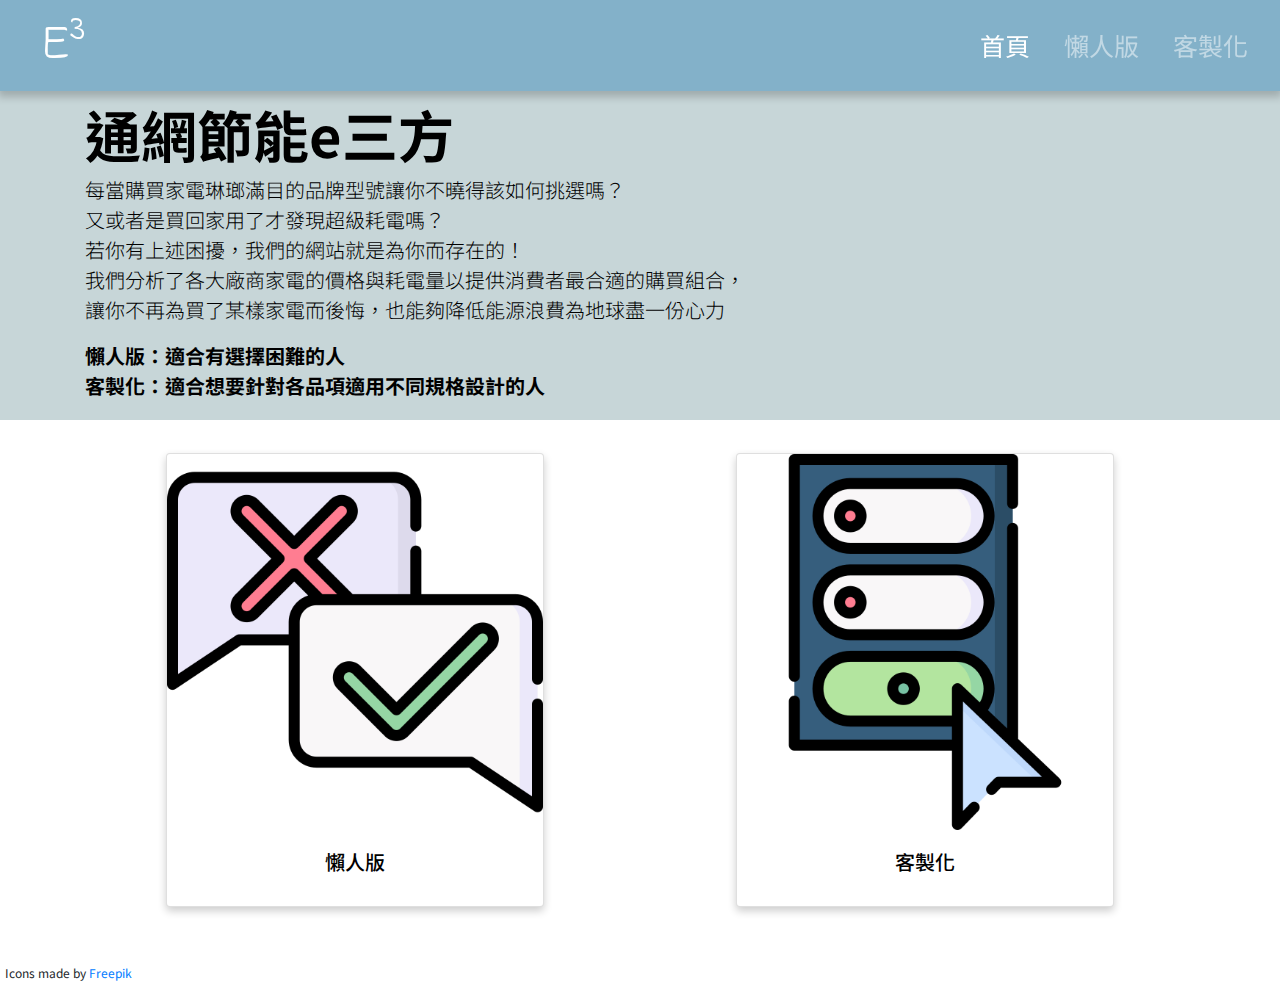
<file: home.html>
<!DOCTYPE html>
<html lang="en">

<head>
    <meta charset="UTF-8">
    <meta http-equiv="X-UA-Compatible" content="IE=edge">
    <meta name="viewport" content="width=device-width, initial-scale=1.0">
    <title>通網節能e三方</title>
    <link rel="stylesheet" href="https://maxcdn.bootstrapcdn.com/bootstrap/4.5.2/css/bootstrap.min.css">
    <script src="https://ajax.googleapis.com/ajax/libs/jquery/3.5.1/jquery.min.js"></script>
    <script src="https://cdnjs.cloudflare.com/ajax/libs/popper.js/1.16.0/umd/popper.min.js"></script>
    <script src="https://maxcdn.bootstrapcdn.com/bootstrap/4.5.2/js/bootstrap.min.js"></script>
    <link rel="stylesheet" href="style.css">
    <link rel="preconnect" href="https://fonts.gstatic.com">
    <link href="https://fonts.googleapis.com/css2?family=Noto+Sans+TC:wght@300&display=swap" rel="stylesheet">
    <link href="https://fonts.googleapis.com/css2?family=Indie+Flower&display=swap" rel="stylesheet">
</head>

<body>
    <!-- navbar 表示這是一個 flex-box -->
    <!-- navbar-expand-md 負責轉手機版的寬度, lg:991以下轉手機版, md:767以下轉手機版, sm:575以下轉手機版 -->
    <!-- navbar-dark讓文字為白色, bg-dark負責背景顏色為暗底 -->
    <!-- fixed-top固定導覽列在最上方-->
    <nav class="navbar navbar-expand-md navbar-dark fixed-top">
        <!--  這是 LOGO 文字或圖片  -->
        <a class="navbar-brand" href="home.html">E<sup>3</sup></a>
        <!--  這是手機版時右上角呈現的選單按鈕, 注意:data-target表示按下這個按鈕時要控制展開收合的物件ID名稱  -->
        <button class="navbar-toggler" type="button" data-toggle="collapse" data-target="#Nav" aria-controls="navbarNav"
            aria-expanded="false" aria-label="Toggle navigation">
            <!-- 這是按鈕上呈現的icon圖案 -->
            <span class="navbar-toggler-icon"></span>
        </button>
        <!-- navbar-collapse表示這個框架區塊是可收展開的, 注意:id名稱必須跟button中的data-target一樣 -->
        <div class="collapse navbar-collapse" id="Nav">
            <ul class="navbar-nav ml-auto">
                <!-- active表示目前在這個位置,如果不需要則刪除  -->
                <!-- sr-only 為殘障人士設計 -->
                <li class="nav-item active">
                    <a class="nav-link" href="home.html">首頁<span class="sr-only">(current)</span></a>
                </li>
                <li class="nav-item">
                    <a class="nav-link" href="lazy.html">懶人版</a>
                </li>
                <li class="nav-item">
                    <a class="nav-link" href="vip.html">客製化</a>
                </li>
            </ul>
        </div>
    </nav>
    <!-- 導覽列結束 -->
    <!-- 網站介紹 -->
    <div class="jumbotron jumbotron-fluid">
        <div class="container">
            <h1 class="display-4">通網節能e三方</h1>
            <p class="lead">
                每當購買家電琳瑯滿目的品牌型號讓你不曉得該如何挑選嗎？<br>
                又或者是買回家用了才發現超級耗電嗎？<br>
                若你有上述困擾，我們的網站就是為你而存在的！<br>
                我們分析了各大廠商家電的價格與耗電量以提供消費者最合適的購買組合，<br>
                讓你不再為買了某樣家電而後悔，也能夠降低能源浪費為地球盡一份心力<br>
            </p>
            <p class="lead" style="font-weight: bold;">
                懶人版：適合有選擇困難的人<br>
                客製化：適合想要針對各品項適用不同規格設計的人
            </p>
        </div>
    </div>
    <!-- card按鈕 -->
    <div class="container" id="home_area">
        <div class="row justify-content-around align-items-center ">
            <div class="col-md-6">
                <div class="card mx-auto">
                    <a href="lazy.html" class="card-link">
                        <img class="card-img-top" src="image/dialogue.png" alt="">
                        <div class="card-body">
                            <h5 class="card-title">懶人版</h5>
                        </div>
                    </a>
                </div>
            </div>
            <div class="col-md-6">
                <div class="card mx-auto">
                    <a href="vip.html" class="card-link">
                        <img class="card-img-top" src="image/setting.png" alt="">
                        <div class="card-body">
                            <h5 class="card-title">客製化</h5>
                        </div>
                    </a>
                </div>
            </div>
        </div>
    </div>
    <!-- card按鈕 -->
    <!-- Footer -->
    <div class="container">
        <br>
    </div>
    <footer class="page-footer font-small blue">
        <!-- Copyright -->
        <div class="footer-copyright text-left py-3">
            <sub>
                <div>Icons made by <a href="https://www.flaticon.com/authors/freepik" title="Freepik">Freepik
                </div>
            </sub>
        </div>
        <!-- Copyright -->
    </footer>
    <!-- Footer -->

</body>

</html>
</file>
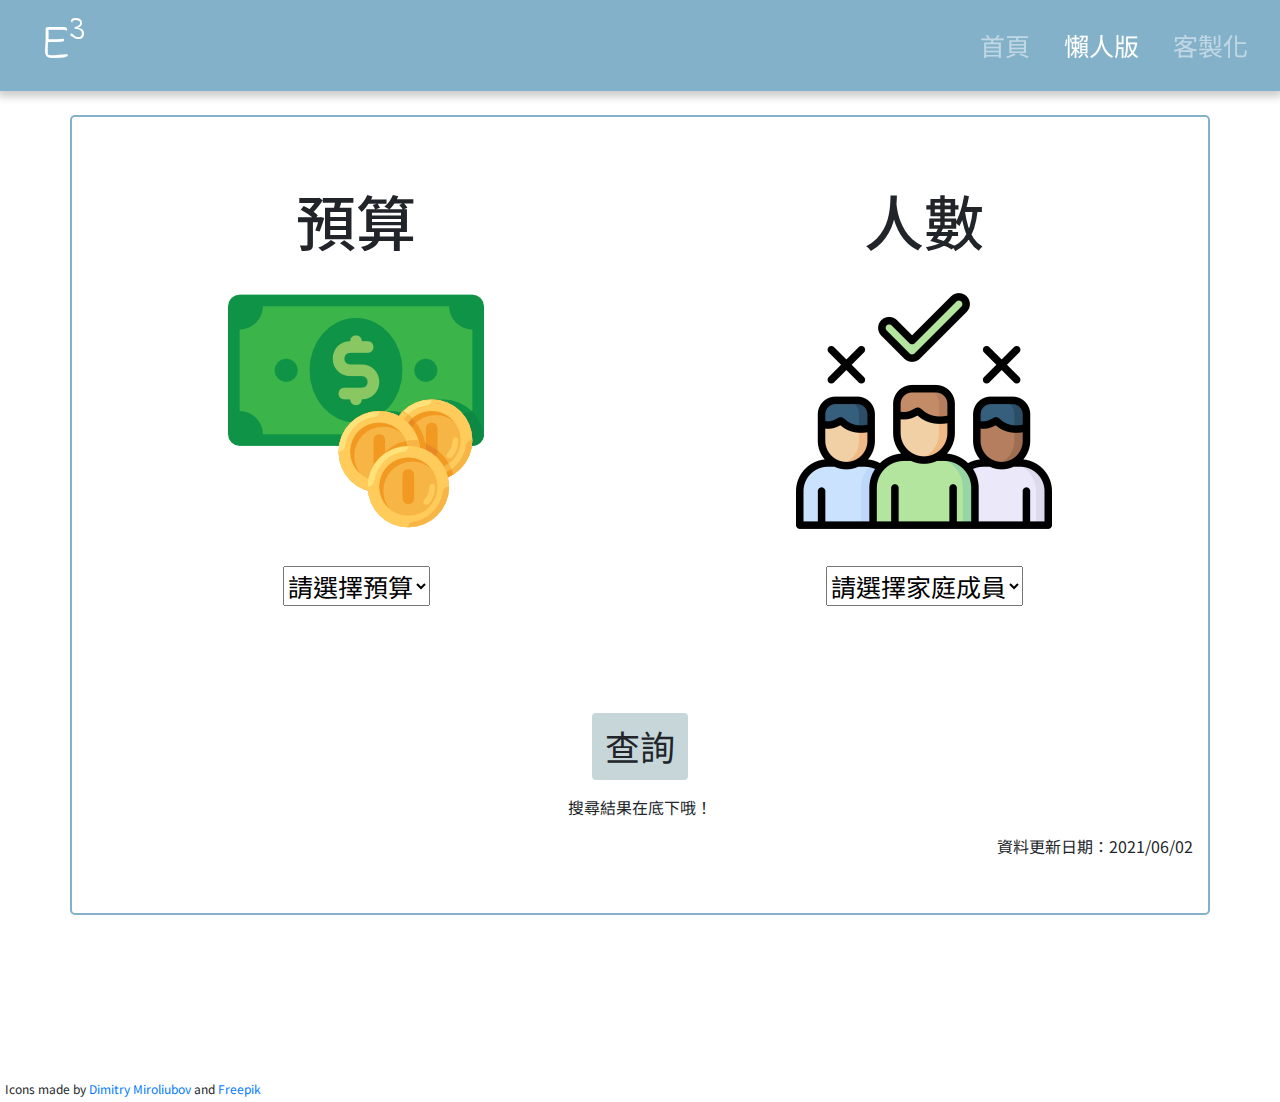
<file: lazy.html>
<!DOCTYPE html>
<html lang="en">

<head>
    <meta charset="UTF-8">
    <meta http-equiv="X-UA-Compatible" content="IE=edge">
    <meta name="viewport" content="width=device-width, initial-scale=1.0">
    <title>通網節能e三方</title>
    <link rel="stylesheet" href="https://maxcdn.bootstrapcdn.com/bootstrap/4.5.2/css/bootstrap.min.css">
    <script src="https://ajax.googleapis.com/ajax/libs/jquery/3.5.1/jquery.min.js"></script>
    <script src="https://cdnjs.cloudflare.com/ajax/libs/popper.js/1.16.0/umd/popper.min.js"></script>
    <script src="https://maxcdn.bootstrapcdn.com/bootstrap/4.5.2/js/bootstrap.min.js"></script>
    <link rel="stylesheet" href="style.css">
    <link rel="preconnect" href="https://fonts.gstatic.com">
    <link href="https://fonts.googleapis.com/css2?family=Noto+Sans+TC:wght@300&display=swap" rel="stylesheet">
    <link href="https://fonts.googleapis.com/css2?family=Indie+Flower&display=swap" rel="stylesheet">
</head>

<body id="lazy">
    <!-- navbar 表示這是一個 flex-box -->
    <!-- navbar-expand-md 負責轉手機版的寬度, lg:991以下轉手機版, md:767以下轉手機版, sm:575以下轉手機版 -->
    <!-- navbar-dark讓文字為白色, bg-dark負責背景顏色為暗底 -->
    <!-- fixed-top固定導覽列在最上方-->
    <nav class="navbar navbar-expand-md navbar-dark fixed-top">
        <!--  這是 LOGO 文字或圖片  -->
        <a class="navbar-brand" href="home.html">E<sup>3</sup></a>
        <!--  這是手機版時右上角呈現的選單按鈕, 注意:data-target表示按下這個按鈕時要控制展開收合的物件ID名稱  -->
        <button class="navbar-toggler" type="button" data-toggle="collapse" data-target="#Nav" aria-controls="navbarNav"
            aria-expanded="false" aria-label="Toggle navigation">
            <!-- 這是按鈕上呈現的icon圖案 -->
            <span class="navbar-toggler-icon"></span>
        </button>
        <!-- navbar-collapse表示這個框架區塊是可收展開的, 注意:id名稱必須跟button中的data-target一樣 -->
        <div class="collapse navbar-collapse" id="Nav">
            <ul class="navbar-nav ml-auto">
                <!-- active表示目前在這個位置,如果不需要則刪除  -->
                <!-- sr-only 為殘障人士設計 -->
                <li class="nav-item">
                    <a class="nav-link" href="home.html">首頁</a>
                </li>
                <li class="nav-item active">
                    <a class="nav-link" href="lazy.html">懶人版<span class="sr-only">(current)</span></a>
                </li>
                <li class="nav-item">
                    <a class="nav-link" href="vip.html">客製化</a>
                </li>
            </ul>
        </div>
    </nav>
    <!-- 導覽列結束 -->
    <!-- 選擇 -->
    <div class="container" id="select_area">
        <div class="row justify-content-around align-items-center text-center">
            <div class="col-md-6">
                <h1>預算</h1>
                <img src="image/money.png" alt="" />
                <br>
                <select id="budget" require=true>
                    <option value="" selected hidden>請選擇預算</option>
                    <option value="1">2~3萬</option>
                    <option value="2">3~4萬</option>
                    <option value="3">4~5萬</option>
                    <option value="4">頂級規格</option>
                    <option value="5">不需要</option>
                </select>
            </div>
            <div class="col-md-6">
                <h1>人數</h1>
                <img src="image/selection.png" />
                <br>
                <select id="people">
                    <option value="" selected hidden>請選擇家庭成員</option>
                    <option value="6">1~2人</option>
                    <option value="7">3~4人</option>
                    <option value="8">5人↑</option>
                    <option value="9">不需要</option>
                </select>
            </div>
            <div class="col-md-12">
                <button id="search" class="btn">查詢</button>
                <p>搜尋結果在底下哦！</p>
                <p class="text-right">資料更新日期：2021/06/02</p>
            </div>
        </div>

    </div>
    <!-- 選擇結束 -->
    <!-- 查詢結果 -->
    <div class="container" id="result_area">
        <p class="text-center" style="margin: 0px auto; padding: 0;">年耗電以消耗電量(度/月)×12個月估算，實際耗電量依實際使用狀況而定</p>
        <p>↓按一下即可展開↓</p>
        <div id="accordion">
            <div class="card" id="plan1">
                <div class="card-header">
                    <a class="card-link" data-toggle="collapse" href="#plan1_result">
                        方案一：最高規格
                        <div id="plan1_total" class="total">
                            $XXXX
                        </div>
                    </a>
                </div>
                <div id="plan1_result" class="collapse">
                    <div class="card-body">
                        <div class="row">
                            <div class="col-md-4">
                                <h3>洗衣機：</h3>
                                <div id="plan1_washingMachine">
                                    <p>品牌名稱 產品型號</p>
                                    <p>公升數</p>
                                    <p>耗電量</p>
                                    <p>$XXXXX</p>
                                </div>
                            </div>
                            <div class="col-md-4">
                                <h3>冰箱：</h3>
                                <div id="plan1_refrigerator">
                                    <p>品牌名稱 產品型號</p>
                                    <p>EF值</p>
                                    <p>$XXXXX</p>
                                </div>
                            </div>
                            <div class="col-md-4">
                                <h3>電視：</h3>
                                <div id="plan1_tv">
                                    <p>品牌名稱 產品型號</p>
                                    <p>耗電量</p>
                                    <p>$XXXXX</p>
                                </div>
                            </div>
                        </div>
                    </div>
                </div>
            </div>
            <div class="card" id="plan2">
                <div class="card-header text-right">
                    <a class="card-link" data-toggle="collapse" href="#plan2_result">
                        方案二：CP值最高<br>
                        (考慮價格、容量跟耗電量綜合評比)
                        <div id="plan2_total" class="total">
                            $XXXX
                        </div>
                    </a>
                </div>
                <div id="plan2_result" class="collapse">
                    <div class="card-body">
                        <div class="row">
                            <div class="col-md-4">
                                <h3>洗衣機：</h3>
                                <div id="plan2_washingMachine">
                                    <p>品牌名稱 產品型號</p>
                                    <p>公升數</p>
                                    <p>耗電量</p>
                                    <p>$XXXXX</p>
                                </div>
                            </div>
                            <div class="col-md-4">
                                <h3>冰箱：</h3>
                                <div id="plan2_refrigerator">
                                    <p>品牌名稱 產品型號</p>
                                    <p>EF值</p>
                                    <p>$XXXXX</p>
                                </div>
                            </div>
                            <div class="col-md-4">
                                <h3>電視：</h3>
                                <div id="plan2_tv">
                                    <p>品牌名稱 產品型號</p>
                                    <p>耗電量</p>
                                    <p>$XXXXX</p>
                                </div>
                            </div>
                        </div>
                    </div>
                </div>
            </div>
            <div class="card" id="plan3">
                <div class="card-header">
                    <a class="card-link" data-toggle="collapse" href="#plan3_result">
                        方案三：最省電
                        <div id="plan3_total" class="total">
                            $XXXX
                        </div>
                    </a>
                </div>
                <div id="plan3_result" class="collapse">
                    <div class="card-body">
                        <div class="row">
                            <div class="col-md-4">
                                <h3>洗衣機：</h3>
                                <div id="plan3_washingMachine">
                                    <p>品牌名稱 產品型號</p>
                                    <p>公升數</p>
                                    <p>耗電量</p>
                                    <p>$XXXXX</p>
                                </div>
                            </div>
                            <div class="col-md-4">
                                <h3>冰箱：</h3>
                                <div id="plan3_refrigerator">
                                    <p>品牌名稱 產品型號</p>
                                    <p>EF值</p>
                                    <p>$XXXXX</p>
                                </div>
                            </div>
                            <div class="col-md-4">
                                <h3>電視：</h3>
                                <div id="plan3_tv">
                                    <p>品牌名稱 產品型號</p>
                                    <p>耗電量</p>
                                    <p>$XXXXX</p>
                                </div>
                            </div>
                        </div>
                    </div>
                </div>
            </div>
            <div class="card" id="plan4">
                <div class="card-header text-right">
                    <a class="card-link" data-toggle="collapse" href="#plan4_result">
                        方案四：最便宜
                        <div id="plan4_total" class="total">
                            $XXXX
                        </div>
                    </a>
                </div>
                <div id="plan4_result" class="collapse">
                    <div class="card-body">
                        <div class="row">
                            <div class="col-md-4">
                                <h3>洗衣機：</h3>
                                <div id="plan4_washingMachine">
                                    <p>品牌名稱 產品型號</p>
                                    <p>公升數</p>
                                    <p>耗電量</p>
                                    <p>$XXXXX</p>
                                </div>
                            </div>
                            <div class="col-md-4">
                                <h3>冰箱：</h3>
                                <div id="plan4_refrigerator">
                                    <p>品牌名稱 產品型號</p>
                                    <p>EF值</p>
                                    <p>$XXXXX</p>
                                </div>
                            </div>
                            <div class="col-md-4">
                                <h3>電視：</h3>
                                <div id="plan4_tv">
                                    <p>品牌名稱 產品型號</p>
                                    <p>耗電量</p>
                                    <p>$XXXXX</p>
                                </div>
                            </div>
                        </div>
                    </div>
                </div>
            </div>
            <div class="card bg-light">
                <div class="card-header">
                    <a class="card-link" data-toggle="collapse" href="#save">
                        <div>
                            平均一年省電度數(KWH)和金額(元)<br>
                            (與非標章機種比較)
                        </div>
                    </a>
                </div>
                <div id="save" class="collapse show">
                    <div class="card-body">

                        <div class="row">
                            <div class="col-md-4">
                                <h3>洗衣機：</h3>
                                <div id="save_washingMachine">
                                    <p>省電度數：XXX</p>
                                    <p>省錢金額：XXX</p>
                                </div>
                            </div>
                            <div class="col-md-4">
                                <h3>冰箱：</h3>
                                <div id="save_refrigerator">
                                    <p>省電度數：XXX</p>
                                    <p>省錢金額：XXX</p>
                                </div>
                            </div>
                            <div class="col-md-4">
                                <h3>電視：</h3>
                                <div id="save_tv">
                                    <p>省電度數：XXX</p>
                                    <p>省錢金額：XXX</p>
                                </div>
                            </div>
                        </div>
                    </div>
                </div>

            </div>
            <div class="row" id="hint">
                <div class="col-md-12">
                    <p>洗衣機:計算假設條件：每年洗衣208次，非標章機種之平均全流程耗電量取0.0127kWh/kg</p>
                    <p>冰箱:計算假設條件：非標章電冰箱EF值取100年電冰箱能源因數值標準，節電度數為與同等級非標章產品之比較。</p>
                    <p>電視:計算假設條件：每天待機時數16小時，非標章機種之平均待機電力值取1W，開啟模式耗電取標章基準值之1.13倍以下所計算數值，以每天待機時數16小時概估</p>
                </div>
            </div>
        </div>
    </div>
    <!-- 查詢結果 -->
    <div class="container" id="blank">
        <br>
    </div>
    <!-- Footer -->
    <footer class="page-footer font-small">
        <!-- Copyright -->
        <div class="footer-copyright text-left py-3">
            <sub>
                <div>Icons made by <a href="https://www.flaticon.com/authors/dimitry-miroliubov"
                        title="Dimitry Miroliubov">Dimitry
                        Miroliubov</a> and <a href="https://www.flaticon.com/authors/freepik"
                        title="Freepik">Freepik</a>
                </div>
                <!-- Copyright -->
            </sub>
    </footer>
    <!-- Footer -->
    <Script type="text/JavaScript">

        $(document).ready(function() {
        
            $("#search").click(function() {
                var budget = $("#budget").val();
                var people = $("#people").val();
                var search = budget + people ;
                if (!budget) {
                    alert("預算沒填哦！");
                }
                if(!people){
                    alert("人數沒填哦！");
                }
                if(search.length==2)
                {
                    $.ajax({
                        type: "GET",
                        //url: "https://eeenviorment.000webhostapp.com/lazy_test.php?search="+search,
                        url:"lazy_test.php?search="+search,
                        dataType: "json",
                        success: function(response) {
                            // 成功要做的動作
                            console.log(response);
                            WriteResult(1,response.plan1);
                            WriteResult(2,response.plan2);
                            WriteResult(3,response.plan3);
                            WriteResult(4,response.plan4); 
                            WriteSaveValue(people);            
                        },
                        error: function(jqXHR,textStatus,errorThrown) {
                            alert("發生錯誤: " + jqXHR.status);
                            console.log("1 非同步呼叫返回失敗,XMLHttpResponse.readyState:"+jqXHR.readyState);
                            console.log("2 非同步呼叫返回失敗,XMLHttpResponse.status:"+jqXHR.status);
                            console.log("3 非同步呼叫返回失敗,textStatus:"+textStatus);
                            console.log("4 非同步呼叫返回失敗,errorThrown:"+errorThrown);
                        }
                    })
                    $('#result_area').show();
                }
            })
        });

        function WriteResult(planValue,data) {
        $('#plan'+planValue+'_total').html(data.total)
        $('#plan'+planValue+'_washingMachine').html('<p>'+data.washingMachine+'</p>')
        $('#plan'+planValue+'_refrigerator').html('<p>'+data.refrigerator+'</p>')
        $('#plan'+planValue+'_tv').html('<p>'+data.tv+'</p>')
        }
        function WriteSaveValue(value_people) {
        switch (value_people) {
            case '6':
                $(save_washingMachine).html('<p>省電度數：4.8</p><p>省錢金額：13.2</p>');
                $(save_refrigerator).html('<p>省電度數：110.8</p><p>省錢金額：305.3</p>');
                $(save_tv).html('<p>省電度數：75.9</p><p>省錢金額：194.6</p>');
                break;
            case '7':
                $(save_washingMachine).html('<p>省電度數：12.8</p><p>省錢金額：35.3</p>');
                $(save_refrigerator).html('<p>省電度數：150.0</p><p>省錢金額：413.5</p>');
                $(save_tv).html('<p>省電度數：86.7</p><p>省錢金額：222.2</p>');
                break;
            case '8':
                $(save_washingMachine).html('<p>省電度數：20.6</p><p>省錢金額：56.8</p>');
                $(save_refrigerator).html('<p>省電度數：177.8</p><p>省錢金額：490.3</p>');
                $(save_tv).html('<p>省電度數：70.4</p><p>省錢金額：180.4</p>');
                break;
            default:
                $(save_washingMachine).html('<p>無</p>');
                $(save_refrigerator).html('<p>無</p>');
                $(save_tv).html('<p>無</p>');
                break;
        }
    }
        </Script>
</body>

</html>
</file>
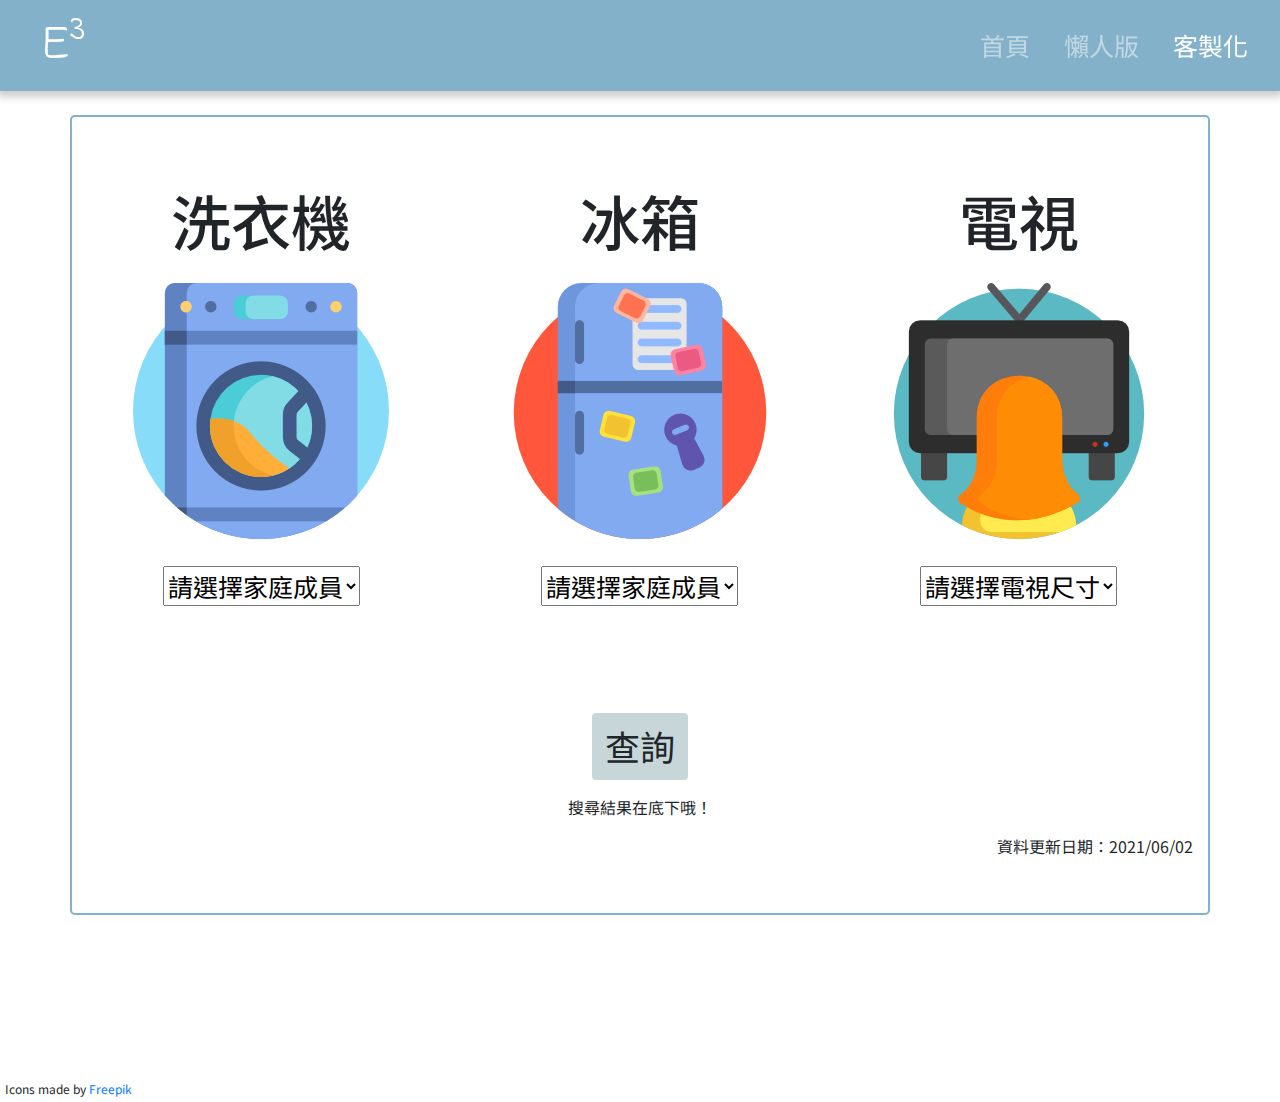
<file: vip.html>
<!DOCTYPE html>
<html lang="en">

<head>
    <meta charset="UTF-8">
    <meta http-equiv="X-UA-Compatible" content="IE=edge">
    <meta name="viewport" content="width=device-width, initial-scale=1.0">
    <title>通網節能e三方</title>
    <link rel="stylesheet" href="https://maxcdn.bootstrapcdn.com/bootstrap/4.5.2/css/bootstrap.min.css">
    <script src="https://ajax.googleapis.com/ajax/libs/jquery/3.5.1/jquery.min.js"></script>
    <script src="https://cdnjs.cloudflare.com/ajax/libs/popper.js/1.16.0/umd/popper.min.js"></script>
    <script src="https://maxcdn.bootstrapcdn.com/bootstrap/4.5.2/js/bootstrap.min.js"></script>
    <link rel="stylesheet" href="style.css">
    <link rel="preconnect" href="https://fonts.gstatic.com">
    <link href="https://fonts.googleapis.com/css2?family=Noto+Sans+TC:wght@300&display=swap" rel="stylesheet">
    <link href="https://fonts.googleapis.com/css2?family=Indie+Flower&display=swap" rel="stylesheet">

</head>

<body id="vip">
    <header>
        <!-- navbar 表示這是一個 flex-box -->
        <!-- navbar-expand-md 負責轉手機版的寬度, lg:991以下轉手機版, md:767以下轉手機版, sm:575以下轉手機版 -->
        <!-- navbar-dark讓文字為白色, bg-dark負責背景顏色為暗底 -->
        <!-- fixed-top固定導覽列在最上方-->
        <nav class="navbar navbar-expand-md navbar-dark fixed-top">
            <!--  這是 LOGO 文字或圖片  -->
            <a class="navbar-brand" href="home.html">E<sup>3</sup></a>
            <!--  這是手機版時右上角呈現的選單按鈕, 注意:data-target表示按下這個按鈕時要控制展開收合的物件ID名稱  -->
            <button class="navbar-toggler" type="button" data-toggle="collapse" data-target="#Nav"
                aria-controls="navbarNav" aria-expanded="false" aria-label="Toggle navigation">
                <!-- 這是按鈕上呈現的icon圖案 -->
                <span class="navbar-toggler-icon"></span>
            </button>
            <!-- navbar-collapse表示這個框架區塊是可收展開的, 注意:id名稱必須跟button中的data-target一樣 -->
            <div class="collapse navbar-collapse" id="Nav">
                <ul class="navbar-nav ml-auto">
                    <!-- active表示目前在這個位置,如果不需要則刪除  -->
                    <!-- sr-only 為殘障人士設計 -->
                    <li class="nav-item">
                        <a class="nav-link" href="home.html">首頁<span class="sr-only">(current)</span></a>
                    </li>
                    <li class="nav-item">
                        <a class="nav-link" href="lazy.html">懶人版</a>
                    </li>
                    <li class="nav-item active">
                        <a class="nav-link" href="vip.html">客製化</a>
                    </li>
                </ul>
            </div>
        </nav>
    </header>
    <!-- 導覽列結束 -->
    <!-- 選擇 -->
    <div class="container" id="select_area">
        <div class="row justify-content-around align-items-center text-center">
            <div class="col-md-4">
                <h1>洗衣機</h1>
                <img src="image/washing-machine.png" alt="" />
                <select id="washingMachine">
                    <option value="" selected hidden>請選擇家庭成員</option>
                    <option value="1">1~2人</option>
                    <option value="2">3~4人</option>
                    <option value="3">5人↑</option>
                    <option value="4">不需要</option>
                </select>
            </div>
            <div class="col-md-4">
                <h1>冰箱</h1>
                <img src="image/refrigerator.png" />

                <select id="refrigerator">
                    <option value="" selected hidden>請選擇家庭成員</option>
                    <option value="5">1~2人</option>
                    <option value="6">3~4人</option>
                    <option value="7">5人↑</option>
                    <option value="8">不需要</option>
                </select>
            </div>
            <div class="col-md-4">
                <h1>電視</h1>
                <img src="image/watching-tv.png" alt="">
                <select id="tv">
                    <option value="" selected hidden>請選擇電視尺寸</option>
                    <option value="9">50吋以下</option>
                    <option value="10">51~60吋</option>
                    <option value="11">61吋以上</option>
                    <option value="12">不需要</option>
                </select>
            </div>
            <div class="col-md-12">
                <button id="search" class="btn">查詢</button>
                <p>搜尋結果在底下哦！</p>
                <p class="text-right">資料更新日期：2021/06/02</p>
            </div>
        </div>

    </div>
    <!-- 選擇結束 -->
    <!-- 查詢結果 -->
    <div class="container" id="result_area">
        <p class="text-center" style="margin: 0px auto; padding: 0;">年耗電以消耗電量(度/月)×12個月估算，實際耗電量依實際使用狀況而定</p>
        <p>↓按一下即可展開↓</p>
        <div id="accordion">
            <div class="card" id="plan1">
                <div class="card-header">
                    <a class="card-link" data-toggle="collapse" href="#plan1_result">
                        方案一：最高規格
                        <div id="plan1_total" class="total">
                            $XXXX
                        </div>
                    </a>
                </div>
                <div id="plan1_result" class="collapse">
                    <div class="card-body">
                        <div class="row">
                            <div class="col-md-4">
                                <h3>洗衣機：</h3>
                                <div id="plan1_washingMachine">
                                    <p>品牌名稱 產品型號</p>
                                    <p>公升數</p>
                                    <p>耗電量</p>
                                    <p>$XXXXX</p>
                                </div>
                            </div>
                            <div class="col-md-4">
                                <h3>冰箱：</h3>
                                <div id="plan1_refrigerator">
                                    <p>品牌名稱 產品型號</p>
                                    <p>EF值</p>
                                    <p>$XXXXX</p>
                                </div>
                            </div>
                            <div class="col-md-4">
                                <h3>電視：</h3>
                                <div id="plan1_tv">
                                    <p>品牌名稱 產品型號</p>
                                    <p>耗電量</p>
                                    <p>$XXXXX</p>
                                </div>
                            </div>
                        </div>
                    </div>
                </div>
            </div>
            <div class="card" id="plan2">
                <div class="card-header text-right">
                    <a class="card-link" data-toggle="collapse" href="#plan2_result">
                        方案二：CP值最高<br>
                        (考慮價格、容量跟耗電量綜合評比)
                        <div id="plan2_total" class="total">
                            $XXXX
                        </div>
                    </a>
                </div>
                <div id="plan2_result" class="collapse">
                    <div class="card-body">
                        <div class="row">
                            <div class="col-md-4">
                                <h3>洗衣機：</h3>
                                <div id="plan2_washingMachine">
                                    <p>品牌名稱 產品型號</p>
                                    <p>公升數</p>
                                    <p>耗電量</p>
                                    <p>$XXXXX</p>
                                </div>
                            </div>
                            <div class="col-md-4">
                                <h3>冰箱：</h3>
                                <div id="plan2_refrigerator">
                                    <p>品牌名稱 產品型號</p>
                                    <p>EF值</p>
                                    <p>$XXXXX</p>
                                </div>
                            </div>
                            <div class="col-md-4">
                                <h3>電視：</h3>
                                <div id="plan2_tv">
                                    <p>品牌名稱 產品型號</p>
                                    <p>耗電量</p>
                                    <p>$XXXXX</p>
                                </div>
                            </div>
                        </div>
                    </div>
                </div>
            </div>
            <div class="card" id="plan3">
                <div class="card-header">
                    <a class="card-link" data-toggle="collapse" href="#plan3_result">
                        方案三：最省電
                        <div id="plan3_total" class="total">
                            $XXXX
                        </div>
                    </a>
                </div>
                <div id="plan3_result" class="collapse">
                    <div class="card-body">
                        <div class="row">
                            <div class="col-md-4">
                                <h3>洗衣機：</h3>
                                <div id="plan3_washingMachine">
                                    <p>品牌名稱 產品型號</p>
                                    <p>公升數</p>
                                    <p>耗電量</p>
                                    <p>$XXXXX</p>
                                </div>
                            </div>
                            <div class="col-md-4">
                                <h3>冰箱：</h3>
                                <div id="plan3_refrigerator">
                                    <p>品牌名稱 產品型號</p>
                                    <p>EF值</p>
                                    <p>$XXXXX</p>
                                </div>
                            </div>
                            <div class="col-md-4">
                                <h3>電視：</h3>
                                <div id="plan3_tv">
                                    <p>品牌名稱 產品型號</p>
                                    <p>耗電量</p>
                                    <p>$XXXXX</p>
                                </div>
                            </div>
                        </div>
                    </div>
                </div>
            </div>
            <div class="card" id="plan4">
                <div class="card-header text-right">
                    <a class="card-link" data-toggle="collapse" href="#plan4_result">
                        方案四：最便宜
                        <div id="plan4_total" class="total">
                            $XXXX
                        </div>
                    </a>
                </div>
                <div id="plan4_result" class="collapse">
                    <div class="card-body">
                        <div class="row">
                            <div class="col-md-4">
                                <h3>洗衣機：</h3>
                                <div id="plan4_washingMachine">
                                    <p>品牌名稱 產品型號</p>
                                    <p>公升數</p>
                                    <p>耗電量</p>
                                    <p>$XXXXX</p>
                                </div>
                            </div>
                            <div class="col-md-4">
                                <h3>冰箱：</h3>
                                <div id="plan4_refrigerator">
                                    <p>品牌名稱 產品型號</p>
                                    <p>EF值</p>
                                    <p>$XXXXX</p>
                                </div>
                            </div>
                            <div class="col-md-4">
                                <h3>電視：</h3>
                                <div id="plan4_tv">
                                    <p>品牌名稱 產品型號</p>
                                    <p>耗電量</p>
                                    <p>$XXXXX</p>
                                </div>
                            </div>
                        </div>
                    </div>
                </div>
            </div>
            <div class="card bg-light">
                <div class="card-header">
                    <a class="card-link" data-toggle="collapse" href="#save">
                        <div>
                            平均一年省電度數(KWH)和金額(元)<br>
                            (與非標章機種比較)
                        </div>
                    </a>
                </div>
                <div id="save" class="collapse show">
                    <div class="card-body">
                        <div class="row">
                            <div class="col-md-4">
                                <h3>洗衣機：</h3>
                                <div id="save_washingMachine">
                                    <p>省電度數：XXX</p>
                                    <p>省錢金額：XXX</p>
                                </div>
                            </div>
                            <div class="col-md-4">
                                <h3>冰箱：</h3>
                                <div id="save_refrigerator">
                                    <p>省電度數：XXX</p>
                                    <p>省錢金額：XXX</p>
                                </div>
                            </div>
                            <div class="col-md-4">
                                <h3>電視：</h3>
                                <div id="save_tv">
                                    <p>省電度數：XXX</p>
                                    <p>省錢金額：XXX</p>
                                </div>
                            </div>
                        </div>
                    </div>
                </div>
            </div>
            <div class="row" id="hint">
                <div class="col-md-12">
                    <p>洗衣機:計算假設條件：每年洗衣208次，非標章機種之平均全流程耗電量取0.0127kWh/kg</p>
                    <p>冰箱:計算假設條件：非標章電冰箱EF值取100年電冰箱能源因數值標準，節電度數為與同等級非標章產品之比較。</p>
                    <p>電視:計算假設條件：每天待機時數16小時，非標章機種之平均待機電力值取1W，開啟模式耗電取標章基準值之1.13倍以下所計算數值，以每天待機時數16小時概估</p>
                </div>
            </div>
        </div>
    </div>
    <!-- 查詢結果結束 -->
    <div class="container" id="blank">

        <br>
    </div>
    <!-- Footer -->
    <footer class="page-footer font-small">
        <div class="footer-copyright text-left py-3">
            <sub>
                <div>Icons made by <a href="https://www.flaticon.com/authors/freepik" title="Freepik">Freepik</a>
                </div>
            </sub>
        </div>
    </footer>
    <!-- Footer -->
    <Script type="text/JavaScript">

$(document).ready(function() {
    $("#search").click(function() {
        var washingMachine = $("#washingMachine").val();
        var refrigerator = $("#refrigerator").val();
        var tv = $("#tv").val();
        var search = washingMachine + refrigerator + tv;
        if (!washingMachine) {
            alert("洗衣機沒填哦！");
        }
        if(!refrigerator){
            alert("冰箱沒填哦！");
        }
        if(!tv){
            alert("電視沒填哦！");
        }
        console.log(search.length);
        if (search.length==3||search.length==4) 
        {
            $.ajax({
            type: "GET",
            //url: "https://eeenviorment.000webhostapp.com/vip_test.php?search="+search,
            url:"vip_test.php?search="+search,
            dataType: "json",
            success: function(response) 
            {
                // 成功要做的動作
                console.log(response);
                WriteResult(1,response.plan1);
                WriteResult(2,response.plan2);
                WriteResult(3,response.plan3);
                WriteResult(4,response.plan4);
                WriteSaveValue(washingMachine,refrigerator,tv);
            },
            error: function(jqXHR,textStatus,errorThrown) 
            {
                alert("發生錯誤: " + jqXHR.status);
                console.log("1 非同步呼叫返回失敗,XMLHttpResponse.readyState:"+jqXHR.readyState);
                console.log("2 非同步呼叫返回失敗,XMLHttpResponse.status:"+jqXHR.status);
                console.log("3 非同步呼叫返回失敗,textStatus:"+textStatus);
                console.log("4 非同步呼叫返回失敗,errorThrown:"+errorThrown);
            }
            })
            $('#result_area').show();
        }
    })
        
    function WriteResult(planValue,data) {
        $('#plan'+planValue+'_total').html(data.total)
        $('#plan'+planValue+'_washingMachine').html('<p>'+data.washingMachine+'</p>')
        $('#plan'+planValue+'_refrigerator').html('<p>'+data.refrigerator+'</p>')
        $('#plan'+planValue+'_tv').html('<p>'+data.tv+'</p>')
    }
    function WriteSaveValue(value_washingMachine,value_refrigerator,value_tv) {
        switch (value_washingMachine) {
            case '1':
                $(save_washingMachine).html('<p>省電度數：4.8</p><p>省錢金額：13.2</p>');
                break;
            case '2':
                $(save_washingMachine).html('<p>省電度數：12.8</p><p>省錢金額：35.3</p>');
                break;
            case '3':
                $(save_washingMachine).html('<p>省電度數：20.6</p><p>省錢金額：56.8</p>');
                break;
            default:
                $(save_washingMachine).html('<p>無</p>');
                break;
        }
        switch (value_refrigerator) {
            case '5':
                $(save_refrigerator).html('<p>省電度數：110.8</p><p>省錢金額：305.3</p>');
                break;
            case '6':
                $(save_refrigerator).html('<p>省電度數：150.0</p><p>省錢金額：413.5</p>');
                break;
            case '7':
                $(save_refrigerator).html('<p>省電度數：177.8</p><p>省錢金額：490.3</p>');
                break;
            default:
                $(save_refrigerator).html('<p>無</p>');
                break;
        }
        switch (value_tv) {
            case '9':
                $(save_tv).html('<p>省電度數：75.9</p><p>省錢金額：194.6</p>');
                break;
            case '10':
                $(save_tv).html('<p>省電度數：86.7</p><p>省錢金額：222.2</p>');
                break;
            case '11':
                $(save_tv).html('<p>省電度數：70.4</p><p>省錢金額：180.4</p>');
                break;
            default:
                $(save_tv).html('<p>無</p>');
                break;
        }
    }
});
</Script>
</body>

</html>
</file>
<file: style.css>
body{
    /* font-family: 'Noto Serif TC', serif; */
    /* font-family: '微軟正黑體'; */
    font-family: 'Noto Sans TC', sans-serif;
}
#home_area{
    width: 100vw;
    height: 500px;
    position: relative;
}
#home_area .row,#select_area .row{
    position: absolute;
    top: 0;
    bottom: 0;
    left: 0;
    right: 0;
    margin: 0 auto;
}
.navbar{
    padding-top: 3px;
    padding-bottom: 3px;
    padding-left: 15px;
    padding-right: 15px;
    box-shadow: 0 4px 8px 2px rgba(0, 0, 0, 0.2);
}
.navbar-brand{
    margin: 0px;
    font-size: 50px;
    font-family: 'Indie Flower', cursive;
    padding-right: 25px;
    padding-left: 25px;
}
.nav-link{
    font-size: 25px;
    margin: 0px 9px;
}
.jumbotron{
    margin: 10px auto;
    padding-top: 90px;
    padding-bottom: 3px;
    background-color: #c7d6d8;
    color: black;
}
.jumbotron h1{
    font-weight: bold;
}

footer{
    display: block;
    margin: 0 5px;
}
#select_area{
    width: 100vw;
    height: 800px;
    position: relative;
    border: 2px solid #83b1c9;
    border-radius: 5px 5px 5px 5px;
    top: 115px;
}
#select_area button{
    font-size: 35px;
}
#select_area p{
    margin: 15px auto;
}
#vip #blank,#lazy #blank{
    height: 30vh;
}
#blank{
    height: 50px;
}
#result_area{
    width: 100vw;
    height: 1800px;
    position: relative;
    display: none;
    margin: 130px auto;
}
#result_area .card-header{
    padding: 0 65px;
}
#result_area a{
    font-size: 25px;
    color: black;
    font-weight: bold;
}
#result_area h3{
    font-size: 25px;
    margin: 5px 40px;

}
#result_area p{
    font-size: 20px;
    margin-left: 50px;
    margin-right: 0px;
    margin-bottom: 0px;
    padding-left: 15px;
}
#result_area #hint p{
    font-size: 18px;
    margin: 0 50px;
}
.row h1{
    font-size: 60px;
    margin: 3vh 0vh;
}
.row select{
    margin: 3vh 0px;
    font-size: 25px;
}
#home_area .card{
    width: 70%;
    box-shadow: 0 4px 8px 0 rgba(0, 0, 0, 0.2);
    transition: .5s;
}
#home_area .card-title{    
    display:flex;
    justify-content:center;
    align-items:center; 
    text-decoration: none; 
    color: black;
}
#home_area .card:hover {
    box-shadow: 0 8px 16px 0 rgba(0, 0, 0, 0.2);
    transform: translateY(-5%);
}
.navbar{
    background-color: #83B1C9;
    
}
/* 標題底色 */
#plan1 .card-header,#plan3 .card-header {
    background-color: #c6d2be; 
}
#plan2 .card-header,#plan4 .card-header {
    background-color: #83B1C9; 
}
/* 內容底色&文字顏色 */
#plan1_result,#plan3_result{
    background-color: #EBEBE3;
    /* color: white; */
}
#plan2_result,#plan4_result,.btn{
    background-color: #c7d6d8;
}
@media only screen and (max-width: 767px){
    .jumbotron h1{
        font-size: 40px;
    }
    .jumbotron p{
        font-size: 20px;
    }
    #home_area{
        height: 750px;
    }
    #home_area .card{
        width: 50%;
    }
    #select_area{
        top: 105px;
        width: 90vw;
    }
    #vip #select_area{
        /* height: 140vw; */
        height: 850px;
    }
    #lazy #select_area{
        /* height: 180vw; */
        height: 800px;
    }
    #select_area img{
        width: 25%;
    }
    #result_area{
        height:3450px;
    }
    #result_area .card-header{
        padding: 0 40px;
    }
    #result_area a{
        font-size: 20px;
    }
    #result_area h3{
        font-size: 20px;
        margin: 5px 20px;
    }
    #result_area p{
        font-size: 18px;
        /* margin: 0 25px; */
        margin-left: 25px;
        margin-right: 0px;
        margin-bottom: 0px;
        padding-left: 15px;
    }
    #result_area #hint p{
        font-size: 18px;
        margin: 0;
        margin-bottom: 10px;
    }
    .row h1{
        font-size: 40px;
    }
}

@media screen and (min-width:768px) and (max-width:1024px){   
   /* css for pad ....... */
    #select_area img{
        width: 50%;
    }
    #result_area{
        width: 100vw;
        height: 2000px;
    }
}
</file>
